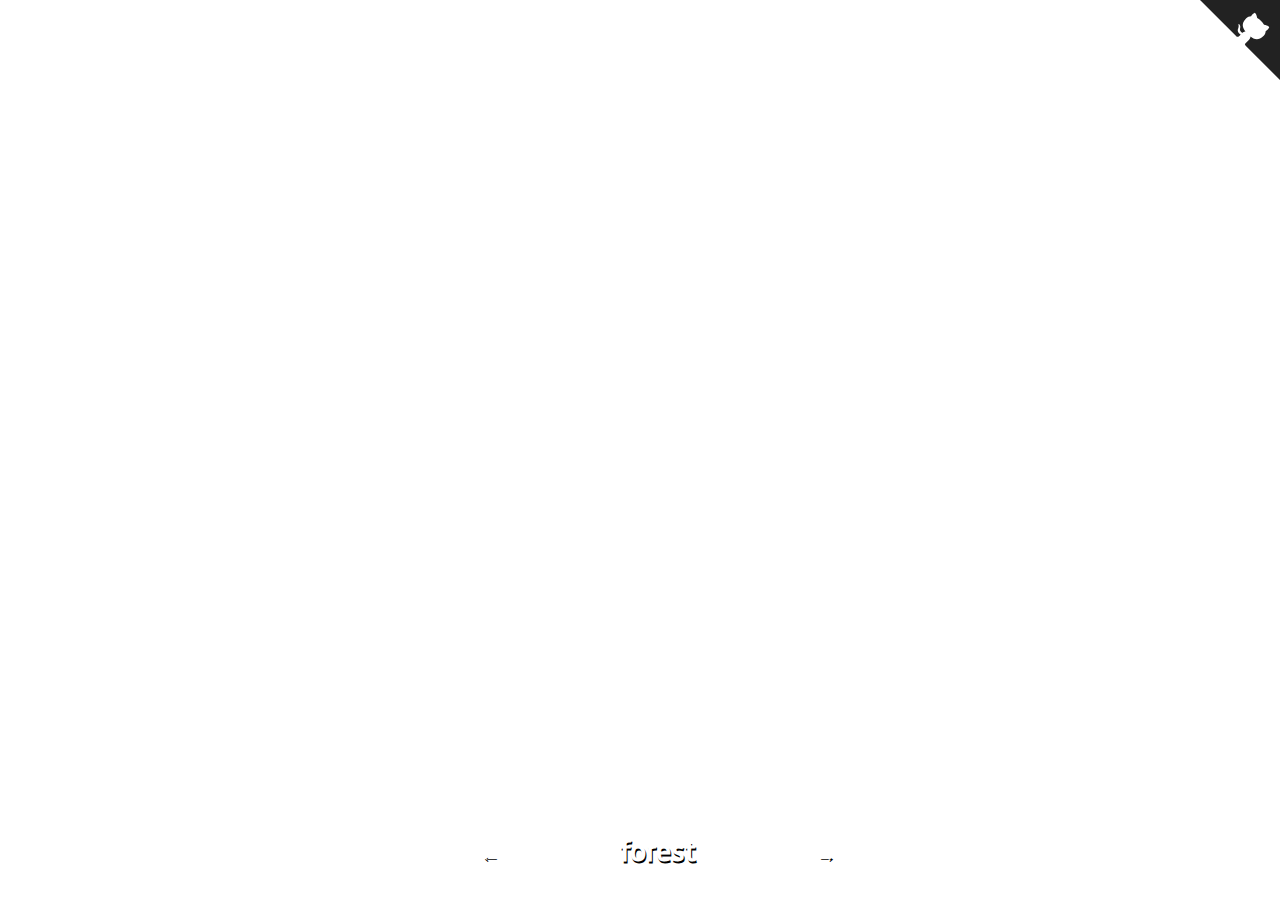
<file: aframe-environment-component-master/index.html>
<!DOCTYPE html>
<html>
  <head>
    <meta charset="utf-8">
    <title>A-Frame Environment Component</title>
    <meta name="description" content="A-Frame Environment Component">
    <meta name="author" content="Diego F. Goberna">
    <script src="https://aframe.io/releases/0.7.0/aframe.min.js"></script>
    <script src="dist/aframe-environment-component.min.js"></script>
    <link href="https://fonts.googleapis.com/css?family=Voces" rel="stylesheet">

    <style>
      h1 {
        position: absolute;
        z-index: 7000;
        bottom: 30px;
        left: 40%;
        left: calc( 50% - 160px );
        margin: 0;
        font: 28px 'Voces', sans-serif;
        color: #000;
      }
      h1 b{
        color: white;
        text-shadow: 1px 2px 0px black;
        width: 300px;
        display: inline-block;
        text-align: center;
      }
      #about {
        display: none;
        position: absolute;
        z-index: 7001;
        width: 300px;
        top: 40px;
        left: 40px;
        font: 14px 'Voces', Arial, sans-serif;
        color: white;
        line-height: 1.3rem;
        background: rgba(0,0,0,0.2);
        padding: 1rem;
        box-sizing: border-box;
      }
      #about b{
          font-weight: bold;
          font-family: monospace;
      }
      #about p:last-child{
        margin: 0;
      }
      #about a{
        font-size: 14px;
        color: #000;
        font-weight: bold;
        text-decoration: none;
        transition: border-bottom-width 0.1s;
        display: inline-block;
        background: rgba(255,255,255,0.4);
        padding: 0 3px;
      }
      #about a:hover{
        background: rgba(255,255,255,1);
      }
      h1 a{
        color: white;
        text-decoration: none;
        text-shadow: 1px 2px 0px black;
        font-size: 20px;
      }

    @media (max-width: 400px), (max-height: 300px) {
      #about {
        left: 5%;
        top: 5%;
        width: 90%;
      }
      h1 {
        left: 5%;
      }
      h1 b {
        width: auto;
      }
    }
    </style>
  </head>
  <body>
    <div id="about">

      <b>aframe-environment-component</b>
      <p>A component for adding procedural environments to your <a href="http://aframe.io">A-Frame</a> demos and experiences.</p>
      <p>
        Press <b>ctrl + alt + i</b> to enter inspector and tweak parameters.</p>
      <p>

        <a href="http://github.com/feiss/aframe-environment-component">GitHub / How to use it</a>
      </p>
    </div>
    <h1>
      <a class="previousPreset" href="#">&larr;</a>
      <b>forest</b>
      <a class="nextPreset" href="#">&rarr;</a>
    </h1>

    <script>
      AFRAME.registerComponent('overlay-visibility', {
        init: function () {
          if (!this.el.isMobile) {
            document.querySelector('#about').style.display = 'block';
          }
        }
      });

      AFRAME.registerComponent('preset-switcher', {
        init: function () {
          var el = this.el;
          var presets = ['forest', 'default', 'contact', 'egypt', 'checkerboard', 'goaland', 'yavapai', 'goldmine', 'threetowers', 'poison', 'arches', 'tron', 'japan', 'dream', 'volcano', 'starry', 'osiris'];
          var preset = 0;

          window.addEventListener('keydown', function (evt) {
            if (evt.keyCode == 32) {
              nextPreset(1);
            }
          });

          document.querySelector('.previousPreset').addEventListener('click', function () {
            nextPreset(-1);
          });

          document.querySelector('.nextPreset').addEventListener('click', function () {
            nextPreset(1);
          });

          function nextPreset(dir) {
            if (preset === 0 && dir === -1) {
              preset = presets.length - 1;
            }
            else {
              preset = (preset + dir) % presets.length;
            }
            document.querySelector('h1 b').innerHTML = presets[preset];
            el.setAttribute('environment', {preset: presets[preset]});
          };
        }
      });
    </script>

    <a-scene overlay-visibility>

      <a-entity environment="preset: forest" preset-switcher id="environment"></a-entity>

      <a-sphere radius="0.3" position="0 1.7 -2" shadow></a-sphere>

    </a-scene>


  <script>
    // google analytics
    var _gaq = [['_setAccount', 'UA-5753152-1'], ['_trackPageview']];
    (function(d, t) {
      var g = d.createElement(t),
          s = d.getElementsByTagName(t)[0];
      g.src = '//www.google-analytics.com/ga.js';
      s.parentNode.insertBefore(g, s);
    }(document, 'script'));

</script>

<!-- GitHub Corner. -->
    <a href="https://github.com/feiss/aframe-environment-component" class="github-corner">
      <svg width="80" height="80" viewBox="0 0 250 250" style="fill:#222; color:#fff; position: absolute; top: 0; border: 0; right: 0;">
        <path d="M0,0 L115,115 L130,115 L142,142 L250,250 L250,0 Z"></path><path d="M128.3,109.0 C113.8,99.7 119.0,89.6 119.0,89.6 C122.0,82.7 120.5,78.6 120.5,78.6 C119.2,72.0 123.4,76.3 123.4,76.3 C127.3,80.9 125.5,87.3 125.5,87.3 C122.9,97.6 130.6,101.9 134.4,103.2" fill="currentColor" style="transform-origin: 130px 106px;" class="octo-arm"></path><path d="M115.0,115.0 C114.9,115.1 118.7,116.5 119.8,115.4 L133.7,101.6 C136.9,99.2 139.9,98.4 142.2,98.6 C133.8,88.0 127.5,74.4 143.8,58.0 C148.5,53.4 154.0,51.2 159.7,51.0 C160.3,49.4 163.2,43.6 171.4,40.1 C171.4,40.1 176.1,42.5 178.8,56.2 C183.1,58.6 187.2,61.8 190.9,65.4 C194.5,69.0 197.7,73.2 200.1,77.6 C213.8,80.2 216.3,84.9 216.3,84.9 C212.7,93.1 206.9,96.0 205.4,96.6 C205.1,102.4 203.0,107.8 198.3,112.5 C181.9,128.9 168.3,122.5 157.7,114.1 C157.9,116.9 156.7,120.9 152.7,124.9 L141.0,136.5 C139.8,137.7 141.6,141.9 141.8,141.8 Z" fill="currentColor" class="octo-body"></path>
      </svg>
    </a>
    <style>
      .github-corner:hover .octo-arm{animation:octocat-wave 560ms ease-in-out}@keyframes octocat-wave{0%,100%{transform:rotate(0)}20%,60%{transform:rotate(-25deg)}40%,80%{transform:rotate(10deg)}}@media (max-width:500px){.github-corner:hover .octo-arm{animation:none}.github-corner .octo-arm{animation:octocat-wave 560ms ease-in-out}}
    </style>
<!-- End GitHub Corner. -->
  </body>
</html>
</file>
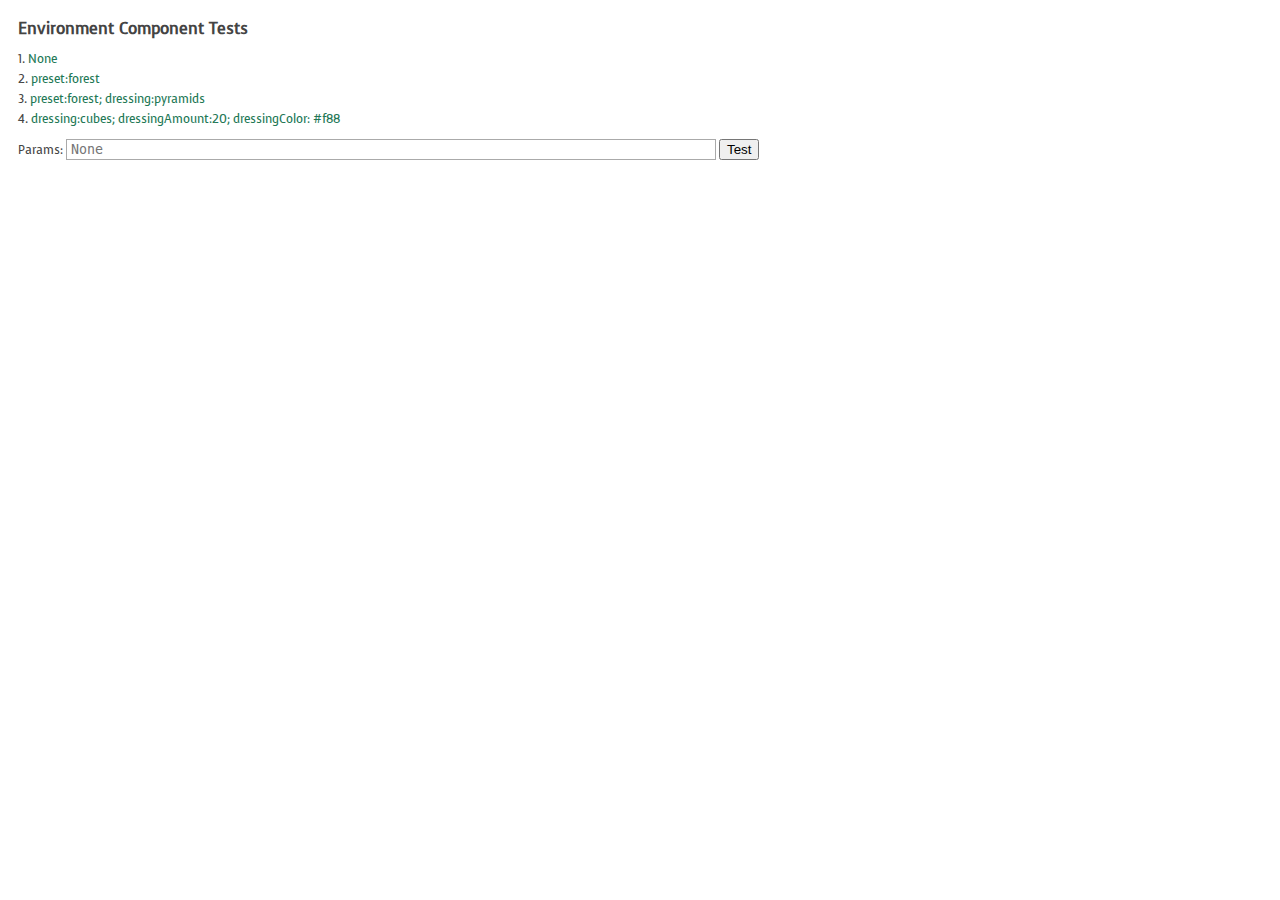
<file: aframe-environment-component-master/tests/index.html>
<!DOCTYPE html>
<html>
  <head>
    <meta charset="utf-8">
    <title>Tests</title>
    <meta name="description" content="A-Frame Environment Component">
    <meta name="author" content="Diego F. Goberna">
    <script src="https://aframe.io/releases/0.7.0/aframe.min.js"></script>
    <!--<script src="../dist/aframe-environment-component.min.js"></script>-->
    <script src="../index.js"></script>
    <link href="https://fonts.googleapis.com/css?family=Voces" rel="stylesheet">

    <style>
      body{
        font: 12px 'Voces', sans-serif;
        color: #444;
        padding: 10px;
      }
      h1{
        font-size: 16px;
        margin: 0;
        margin-bottom: 10px;
      }
      a{
        color: #275;
        text-decoration: none;
      }
      a:hover{
        color: #396;
      }
      ol  {
        padding: 0;
        list-style-position: inside;
      }
      li {
        margin-bottom: 4px;
      }
      .input {
        margin-bottom: 10px;
      }
      input {
        border: 1px solid #aaa;
        padding: 2px 4px;
        font-family: monospace;
        width: 40rem;
      }
      a-scene {
        height: 800px;
        width: calc (100px - 20px);
        background: #ccc;
      }
    </style>
  </head>
  <body>
    <h1>Environment Component Tests</h1>
    <ol>
      <li><a href="#" onclick="return setParams(this, '')">None</a></li>
      <li><a href="#" onclick="return setParams(this)">preset:forest</a></li>
      <li><a href="#" onclick="return setParams(this)">preset:forest; dressing:pyramids</a></li>
      <li><a href="#" onclick="return setParams(this)">dressing:cubes; dressingAmount:20; dressingColor: #f88</a></li>
    </ol>
    <div class="input">
      Params: <input type="text" id="custom" value="" placeholder="None" />
        <button onclick="test()">Test</button>
        <!-- <button onclick="external()">Test in blank page</button> -->
    </div>    

    <a-scene embedded id="scene">
      <a-sphere radius="0.3" position="0 1.7 -2" shadow></a-sphere>
    </a-scene>
  
  <script>
    var enviro = null;
    function setParams(el, params) {
      if (params !== undefined) {
        document.getElementById('custom').value = params;
      }
      else {
        document.getElementById('custom').value = el.innerText || el.textContent;
      }
      return false;
    }
    function test() {
      var p = document.getElementById('custom').value;
      if (enviro) { document.getElementById('scene').removeChild(enviro); }
      enviro = document.createElement('a-entity');
      enviro.setAttribute('environment', p);
      document.getElementById('scene').appendChild(enviro);
    }
  
  </script>


  </body>
</html>
</file>
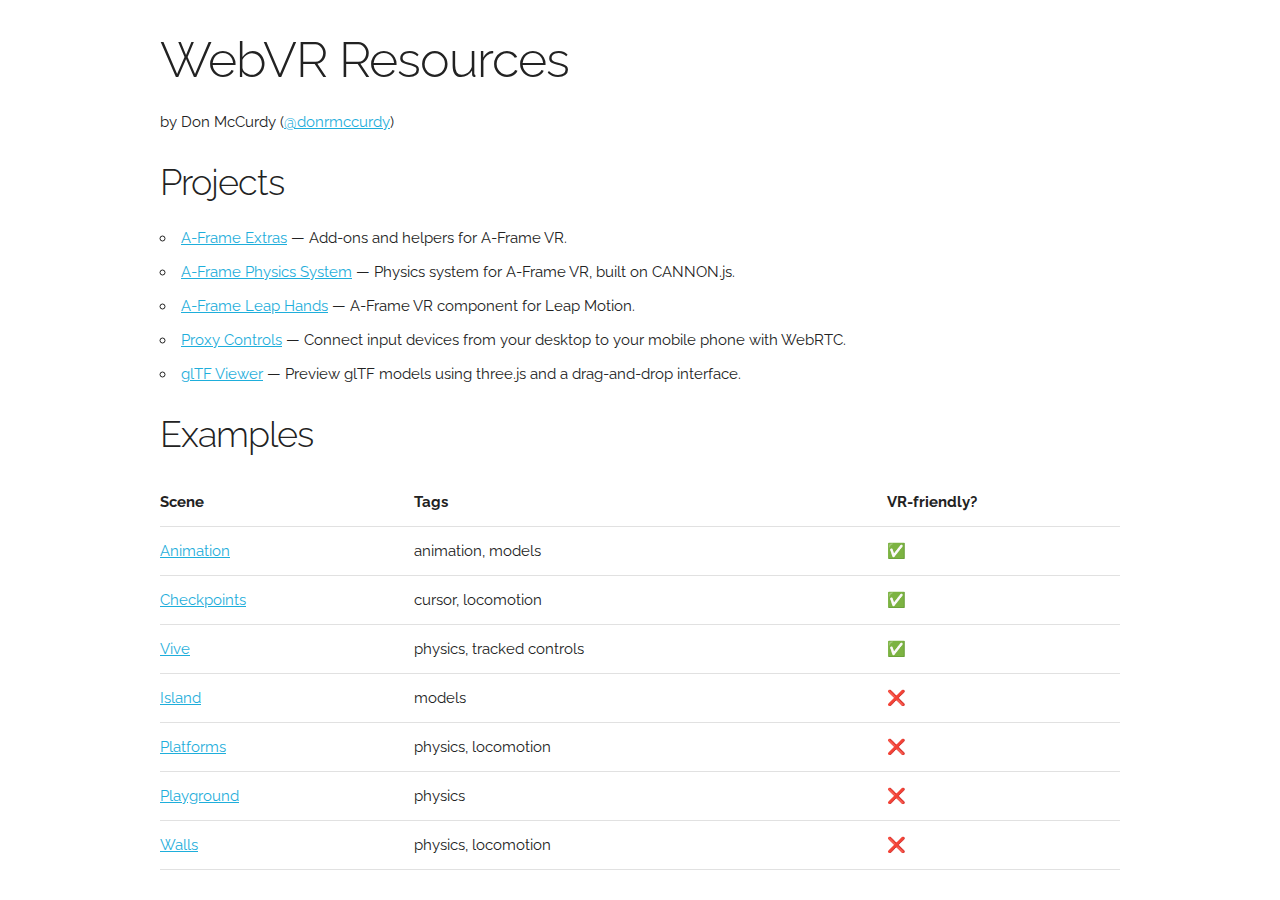
<file: aframe-extras-master/examples/index.html>
<!DOCTYPE html>
<html>
  <head>
    <meta charset="utf-8">
    <meta http-equiv="X-UA-Compatible" content="IE=edge">
    <title>Sandbox • VR Examples</title>
    <meta name="description" content="WebVR projects, demos, and examples by Don McCurdy.">
    <meta name="author" content="Don McCurdy">
    <meta name="viewport" content="width=device-width, initial-scale=1.0, maximum-scale=1.0, user-scalable=no">
    <link rel="stylesheet" href="//fonts.googleapis.com/css?family=Raleway:400,300,100,600">
    <link rel="stylesheet" href="normalize.css">
    <link rel="stylesheet" href="skeleton.css">
    <link rel="apple-touch-icon-precomposed" sizes="144x144" href="https://www.donmccurdy.com/public/apple-touch-icon-precomposed.png">
    <link rel="shortcut icon" href="https://www.donmccurdy.com/public/favicon.ico">
  </head>
  <body>
    <div class="container" style="margin-top: 2em">
      <h1>WebVR Resources</h1>
      <p>by Don McCurdy (<a target="_blank" href="https://twitter.com/donrmccurdy">@donrmccurdy</a>)</p>

      <h3>Projects</h3>
      <ul>
        <li>
          <a target="_blank" href="https://github.com/donmccurdy/aframe-extras">A-Frame Extras</a>
          — Add-ons and helpers for A-Frame VR.
        </li>
        <li>
          <a target="_blank" href="https://github.com/donmccurdy/aframe-physics-system">A-Frame Physics System</a>
          — Physics system for A-Frame VR, built on CANNON.js.
        </li>
        <li>
          <a target="_blank" href="https://github.com/openleap/aframe-leap-hands">A-Frame Leap Hands</a>
          — A-Frame VR component for Leap Motion.
        </li>
        <li>
          <a target="_blank" href="https://proxy-controls.donmccurdy.com/">Proxy Controls</a>
          — Connect input devices from your desktop to your mobile phone with WebRTC.
        </li>
        <li>
          <a target="_blank" href="https://gltf-viewer.donmccurdy.com/">glTF Viewer</a>
          — Preview glTF models using three.js and a drag-and-drop interface.
        </li>
      </ul>

      <h3>Examples</h3>
      <table class="u-full-width">
        <thead>
          <tr>
            <th>Scene</th>
            <th>Tags</th>
            <th>VR-friendly?</th>
          </tr>
        </thead>
        <tbody>
          <tr>
            <td><a href="animation/">Animation</a></td>
            <td>animation, models</td>
            <td>✅</td>
          </tr>
          <tr>
            <td><a href="checkpoints/">Checkpoints</a></td>
            <td>cursor, locomotion</td>
            <td>✅</td>
          </tr>
          <tr>
            <td><a href="vive/">Vive</a></td>
            <td>physics, tracked controls</td>
            <td>✅</td>
          </tr>
          <tr>
            <td><a href="island/">Island</a></td>
            <td>models</td>
            <td>❌</td>
          </tr>
          <tr>
            <td><a href="platforms/">Platforms</a></td>
            <td>physics, locomotion</td>
            <td>❌</td>
          </tr>
          <tr>
            <td><a href="playground/">Playground</a></td>
            <td>physics</td>
            <td>❌</td>
          </tr>
          <tr>
            <td><a href="walls/">Walls</a></td>
            <td>physics, locomotion</td>
            <td>❌</td>
          </tr>
        </tbody>
      </table>
    </div>
  </body>
</html>
</file>
<file: aframe-extras-master/examples/skeleton.css>
/*
* Skeleton V2.0.4
* Copyright 2014, Dave Gamache
* www.getskeleton.com
* Free to use under the MIT license.
* http://www.opensource.org/licenses/mit-license.php
* 12/29/2014
*/


/* Table of contents
––––––––––––––––––––––––––––––––––––––––––––––––––
- Grid
- Base Styles
- Typography
- Links
- Buttons
- Forms
- Lists
- Code
- Tables
- Spacing
- Utilities
- Clearing
- Media Queries
*/


/* Grid
–––––––––––––––––––––––––––––––––––––––––––––––––– */
.container {
  position: relative;
  width: 100%;
  max-width: 960px;
  margin: 0 auto;
  padding: 0 20px;
  box-sizing: border-box; }
.column,
.columns {
  width: 100%;
  float: left;
  box-sizing: border-box; }

/* For devices larger than 400px */
@media (min-width: 400px) {
  .container {
    width: 85%;
    padding: 0; }
}

/* For devices larger than 550px */
@media (min-width: 550px) {
  .container {
    width: 80%; }
  .column,
  .columns {
    margin-left: 4%; }
  .column:first-child,
  .columns:first-child {
    margin-left: 0; }

  .one.column,
  .one.columns                    { width: 4.66666666667%; }
  .two.columns                    { width: 13.3333333333%; }
  .three.columns                  { width: 22%;            }
  .four.columns                   { width: 30.6666666667%; }
  .five.columns                   { width: 39.3333333333%; }
  .six.columns                    { width: 48%;            }
  .seven.columns                  { width: 56.6666666667%; }
  .eight.columns                  { width: 65.3333333333%; }
  .nine.columns                   { width: 74.0%;          }
  .ten.columns                    { width: 82.6666666667%; }
  .eleven.columns                 { width: 91.3333333333%; }
  .twelve.columns                 { width: 100%; margin-left: 0; }

  .one-third.column               { width: 30.6666666667%; }
  .two-thirds.column              { width: 65.3333333333%; }

  .one-half.column                { width: 48%; }

  /* Offsets */
  .offset-by-one.column,
  .offset-by-one.columns          { margin-left: 8.66666666667%; }
  .offset-by-two.column,
  .offset-by-two.columns          { margin-left: 17.3333333333%; }
  .offset-by-three.column,
  .offset-by-three.columns        { margin-left: 26%;            }
  .offset-by-four.column,
  .offset-by-four.columns         { margin-left: 34.6666666667%; }
  .offset-by-five.column,
  .offset-by-five.columns         { margin-left: 43.3333333333%; }
  .offset-by-six.column,
  .offset-by-six.columns          { margin-left: 52%;            }
  .offset-by-seven.column,
  .offset-by-seven.columns        { margin-left: 60.6666666667%; }
  .offset-by-eight.column,
  .offset-by-eight.columns        { margin-left: 69.3333333333%; }
  .offset-by-nine.column,
  .offset-by-nine.columns         { margin-left: 78.0%;          }
  .offset-by-ten.column,
  .offset-by-ten.columns          { margin-left: 86.6666666667%; }
  .offset-by-eleven.column,
  .offset-by-eleven.columns       { margin-left: 95.3333333333%; }

  .offset-by-one-third.column,
  .offset-by-one-third.columns    { margin-left: 34.6666666667%; }
  .offset-by-two-thirds.column,
  .offset-by-two-thirds.columns   { margin-left: 69.3333333333%; }

  .offset-by-one-half.column,
  .offset-by-one-half.columns     { margin-left: 52%; }

}


/* Base Styles
–––––––––––––––––––––––––––––––––––––––––––––––––– */
/* NOTE
html is set to 62.5% so that all the REM measurements throughout Skeleton
are based on 10px sizing. So basically 1.5rem = 15px :) */
html {
  font-size: 62.5%; }
body {
  font-size: 1.5em; /* currently ems cause chrome bug misinterpreting rems on body element */
  line-height: 1.6;
  font-weight: 400;
  font-family: "Raleway", "HelveticaNeue", "Helvetica Neue", Helvetica, Arial, sans-serif;
  color: #222; }


/* Typography
–––––––––––––––––––––––––––––––––––––––––––––––––– */
h1, h2, h3, h4, h5, h6 {
  margin-top: 0;
  margin-bottom: 2rem;
  font-weight: 300; }
h1 { font-size: 4.0rem; line-height: 1.2;  letter-spacing: -.1rem;}
h2 { font-size: 3.6rem; line-height: 1.25; letter-spacing: -.1rem; }
h3 { font-size: 3.0rem; line-height: 1.3;  letter-spacing: -.1rem; }
h4 { font-size: 2.4rem; line-height: 1.35; letter-spacing: -.08rem; }
h5 { font-size: 1.8rem; line-height: 1.5;  letter-spacing: -.05rem; }
h6 { font-size: 1.5rem; line-height: 1.6;  letter-spacing: 0; }

/* Larger than phablet */
@media (min-width: 550px) {
  h1 { font-size: 5.0rem; }
  h2 { font-size: 4.2rem; }
  h3 { font-size: 3.6rem; }
  h4 { font-size: 3.0rem; }
  h5 { font-size: 2.4rem; }
  h6 { font-size: 1.5rem; }
}

p {
  margin-top: 0; }


/* Links
–––––––––––––––––––––––––––––––––––––––––––––––––– */
a {
  color: #1EAEDB; }
a:hover {
  color: #0FA0CE; }


/* Buttons
–––––––––––––––––––––––––––––––––––––––––––––––––– */
.button,
button,
input[type="submit"],
input[type="reset"],
input[type="button"] {
  display: inline-block;
  height: 38px;
  padding: 0 30px;
  color: #555;
  text-align: center;
  font-size: 11px;
  font-weight: 600;
  line-height: 38px;
  letter-spacing: .1rem;
  text-transform: uppercase;
  text-decoration: none;
  white-space: nowrap;
  background-color: transparent;
  border-radius: 4px;
  border: 1px solid #bbb;
  cursor: pointer;
  box-sizing: border-box; }
.button:hover,
button:hover,
input[type="submit"]:hover,
input[type="reset"]:hover,
input[type="button"]:hover,
.button:focus,
button:focus,
input[type="submit"]:focus,
input[type="reset"]:focus,
input[type="button"]:focus {
  color: #333;
  border-color: #888;
  outline: 0; }
.button.button-primary,
button.button-primary,
input[type="submit"].button-primary,
input[type="reset"].button-primary,
input[type="button"].button-primary {
  color: #FFF;
  background-color: #33C3F0;
  border-color: #33C3F0; }
.button.button-primary:hover,
button.button-primary:hover,
input[type="submit"].button-primary:hover,
input[type="reset"].button-primary:hover,
input[type="button"].button-primary:hover,
.button.button-primary:focus,
button.button-primary:focus,
input[type="submit"].button-primary:focus,
input[type="reset"].button-primary:focus,
input[type="button"].button-primary:focus {
  color: #FFF;
  background-color: #1EAEDB;
  border-color: #1EAEDB; }


/* Forms
–––––––––––––––––––––––––––––––––––––––––––––––––– */
input[type="email"],
input[type="number"],
input[type="search"],
input[type="text"],
input[type="tel"],
input[type="url"],
input[type="password"],
textarea,
select {
  height: 38px;
  padding: 6px 10px; /* The 6px vertically centers text on FF, ignored by Webkit */
  background-color: #fff;
  border: 1px solid #D1D1D1;
  border-radius: 4px;
  box-shadow: none;
  box-sizing: border-box; }
/* Removes awkward default styles on some inputs for iOS */
input[type="email"],
input[type="number"],
input[type="search"],
input[type="text"],
input[type="tel"],
input[type="url"],
input[type="password"],
textarea {
  -webkit-appearance: none;
     -moz-appearance: none;
          appearance: none; }
textarea {
  min-height: 65px;
  padding-top: 6px;
  padding-bottom: 6px; }
input[type="email"]:focus,
input[type="number"]:focus,
input[type="search"]:focus,
input[type="text"]:focus,
input[type="tel"]:focus,
input[type="url"]:focus,
input[type="password"]:focus,
textarea:focus,
select:focus {
  border: 1px solid #33C3F0;
  outline: 0; }
label,
legend {
  display: block;
  margin-bottom: .5rem;
  font-weight: 600; }
fieldset {
  padding: 0;
  border-width: 0; }
input[type="checkbox"],
input[type="radio"] {
  display: inline; }
label > .label-body {
  display: inline-block;
  margin-left: .5rem;
  font-weight: normal; }


/* Lists
–––––––––––––––––––––––––––––––––––––––––––––––––– */
ul {
  list-style: circle inside; }
ol {
  list-style: decimal inside; }
ol, ul {
  padding-left: 0;
  margin-top: 0; }
ul ul,
ul ol,
ol ol,
ol ul {
  margin: 1.5rem 0 1.5rem 3rem;
  font-size: 90%; }
li {
  margin-bottom: 1rem; }


/* Code
–––––––––––––––––––––––––––––––––––––––––––––––––– */
code {
  padding: .2rem .5rem;
  margin: 0 .2rem;
  font-size: 90%;
  white-space: nowrap;
  background: #F1F1F1;
  border: 1px solid #E1E1E1;
  border-radius: 4px; }
pre > code {
  display: block;
  padding: 1rem 1.5rem;
  white-space: pre; }


/* Tables
–––––––––––––––––––––––––––––––––––––––––––––––––– */
th,
td {
  padding: 12px 15px;
  text-align: left;
  border-bottom: 1px solid #E1E1E1; }
th:first-child,
td:first-child {
  padding-left: 0; }
th:last-child,
td:last-child {
  padding-right: 0; }


/* Spacing
–––––––––––––––––––––––––––––––––––––––––––––––––– */
button,
.button {
  margin-bottom: 1rem; }
input,
textarea,
select,
fieldset {
  margin-bottom: 1.5rem; }
pre,
blockquote,
dl,
figure,
table,
p,
ul,
ol,
form {
  margin-bottom: 2.5rem; }


/* Utilities
–––––––––––––––––––––––––––––––––––––––––––––––––– */
.u-full-width {
  width: 100%;
  box-sizing: border-box; }
.u-max-full-width {
  max-width: 100%;
  box-sizing: border-box; }
.u-pull-right {
  float: right; }
.u-pull-left {
  float: left; }


/* Misc
–––––––––––––––––––––––––––––––––––––––––––––––––– */
hr {
  margin-top: 3rem;
  margin-bottom: 3.5rem;
  border-width: 0;
  border-top: 1px solid #E1E1E1; }


/* Clearing
–––––––––––––––––––––––––––––––––––––––––––––––––– */

/* Self Clearing Goodness */
.container:after,
.row:after,
.u-cf {
  content: "";
  display: table;
  clear: both; }


/* Media Queries
–––––––––––––––––––––––––––––––––––––––––––––––––– */
/*
Note: The best way to structure the use of media queries is to create the queries
near the relevant code. For example, if you wanted to change the styles for buttons
on small devices, paste the mobile query code up in the buttons section and style it
there.
*/


/* Larger than mobile */
@media (min-width: 400px) {}

/* Larger than phablet (also point when grid becomes active) */
@media (min-width: 550px) {}

/* Larger than tablet */
@media (min-width: 750px) {}

/* Larger than desktop */
@media (min-width: 1000px) {}

/* Larger than Desktop HD */
@media (min-width: 1200px) {}
</file>
